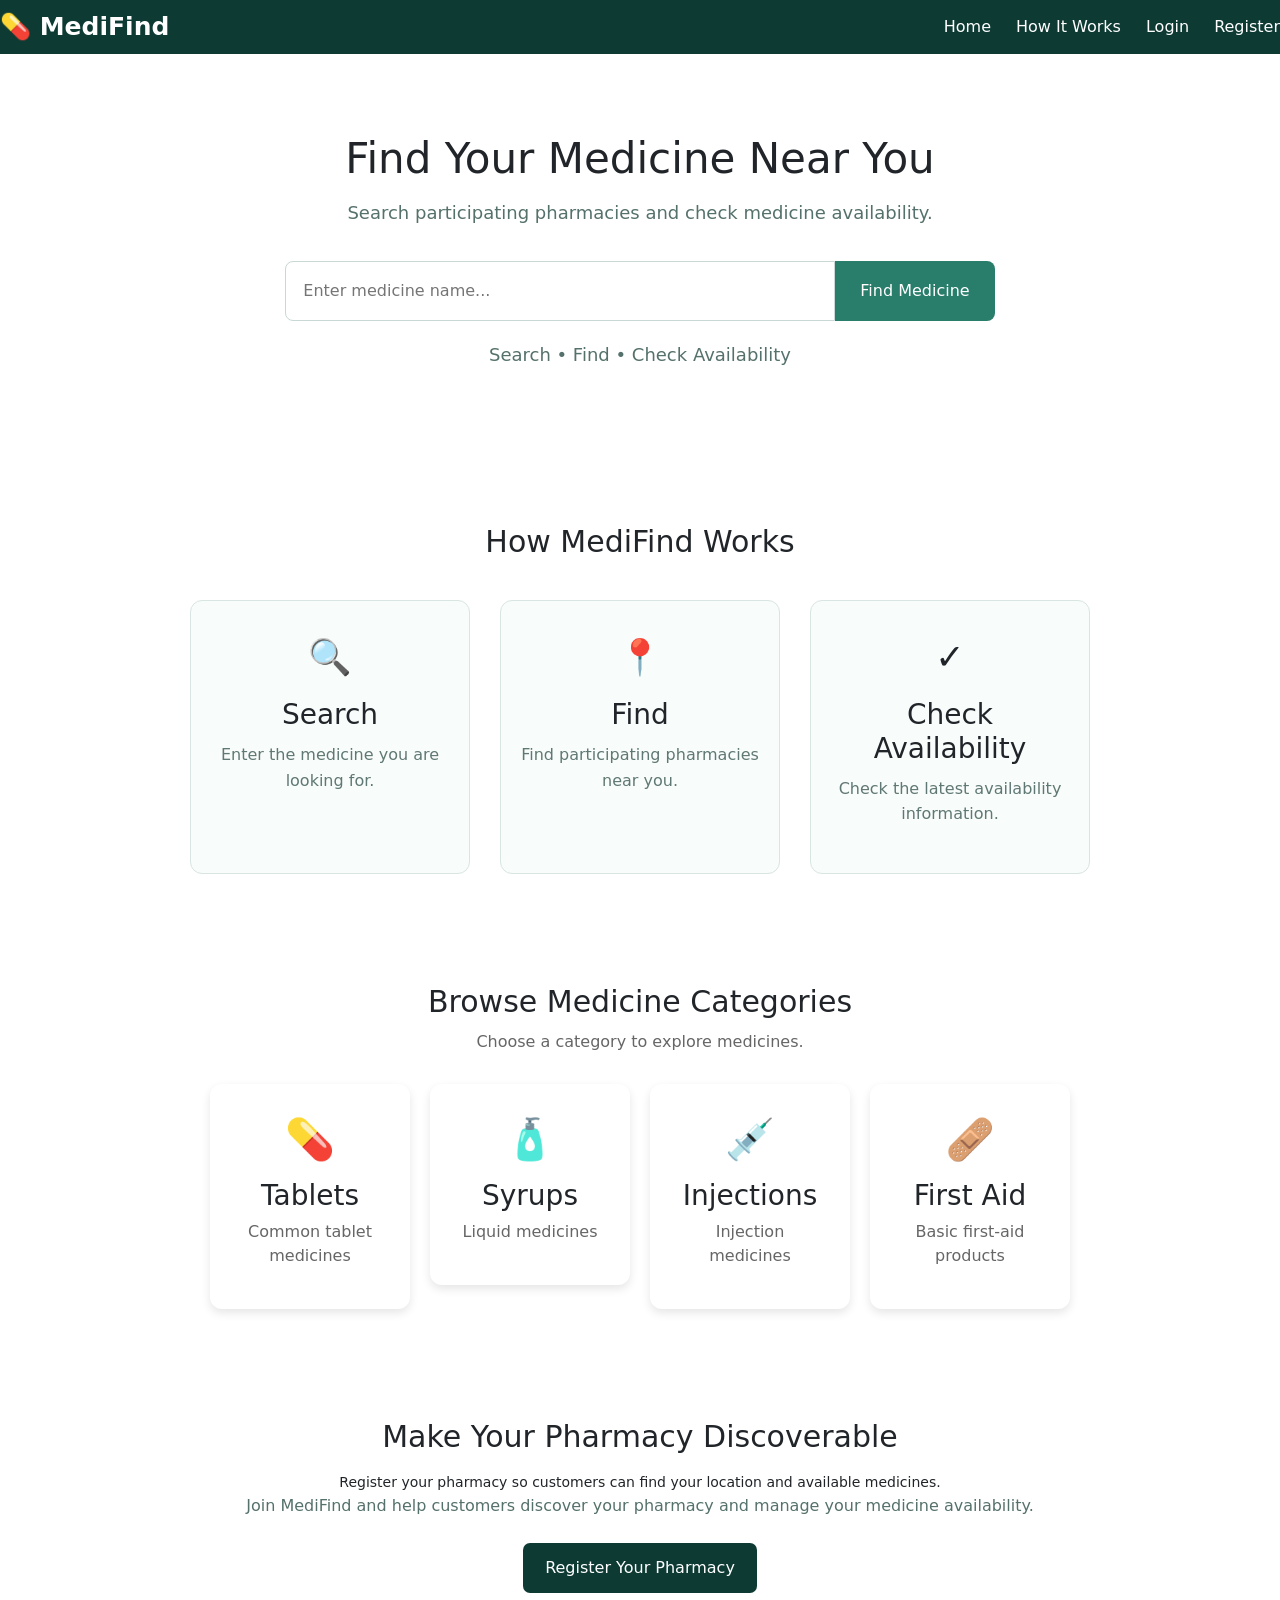
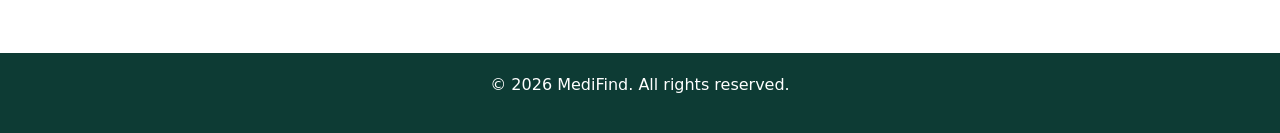
<file: index.html>
<!DOCTYPE html>
<html lang="en">

<head>
    <meta charset="UTF-8">

    <meta name="viewport" content="width=device-width, initial-scale=1.0">

    <title>MediFind - Find Medicines Near You</title>

    <link rel="stylesheet" href="css/style.css">
    <link href="https://cdn.jsdelivr.net/npm/bootstrap@5.3.3/dist/css/bootstrap.min.css"
      rel="stylesheet">
</head>

<body>

    <!-- Navigation Bar -->
    <nav class="navbar">

        <div class="logo">
            💊 MediFind
        </div>

        <div class="nav-links">
            <a href="index.html">Home</a>
            <a href="how-it-works.html">How It Works</a>
            <a href="login.html">Login</a>
            <a href="register.html">Register</a>
        </div>

    </nav>


    <!-- Main Hero Section -->
    <section class="hero">

        <h1>Find Your Medicine Near You</h1>

        <p>
            Search participating pharmacies and check medicine availability.
        </p>

        <!-- Search Box -->
        <div class="search-box">

        <input
        type="text"
        id="medicineInput"
        placeholder="Enter medicine name..."
        >

        <button class="btn btn-success" onclick="searchMedicine()">Find Medicine</button>

        </div>

        <p id="searchMessage"></p>

        <p class="search-note">
            Search • Find • Check Availability
        </p>

    </section>


    <!-- How It Works Section -->
    <section id="how-it-works" class="how-section">

        <h2>How MediFind Works</h2>

        <div class="steps">

            <div class="step">
                <div class="step-icon">🔍</div>
                <h3>Search</h3>
                <p>Enter the medicine you are looking for.</p>
            </div>

            <div class="step">
                <div class="step-icon">📍</div>
                <h3>Find</h3>
                <p>Find participating pharmacies near you.</p>
            </div>

            <div class="step">
                <div class="step-icon">✓</div>
                <h3>Check Availability</h3>
                <p>Check the latest availability information.</p>
            </div>

        </div>

    </section>

    <section class="categories-section">

    <h2>Browse Medicine Categories</h2>

    <p>Choose a category to explore medicines.</p>

    <div class="category-container">

        <a href="#" class="category-link">
        <div class="category-card">
            <div class="category-icon">💊</div>
            <h3>Tablets</h3>
            <p>Common tablet medicines</p>
        </div>
        </a>

        <a href="#" class="category-link">
                    <div class="category-card">
            <div class="category-icon">🧴</div>
            <h3>Syrups</h3>
            <p>Liquid medicines</p>
        </div>
        </a>

         <a href="#" class="category-link">
                    <div class="category-card">
            <div class="category-icon">💉</div>
            <h3>Injections</h3>
            <p>Injection medicines</p>
        </div>
         </a>

        <a href="#" class="category-link">
                    <div class="category-card">
            <div class="category-icon">🩹</div>
            <h3>First Aid</h3>
            <p>Basic first-aid products</p>
        </div>
        </a>


    </div>

</section>


    <!-- Pharmacy Section -->
    <section class="pharmacy-section">

        <h2>Make Your Pharmacy Discoverable</h2>
        <small>Register your pharmacy so customers can find your location and available medicines.</small>
        <p>
            Join MediFind and help customers discover your pharmacy
            and manage your medicine availability.
        </p>

        <a href="register.html" class="pharmacy-button">
            Register Your Pharmacy
        </a>

    </section>


    <!-- Footer -->
    <footer>

        <p>© 2026 MediFind. All rights reserved.</p>

    </footer>
    <script src="js/script.js"></script>
</body>

</html>
</file>
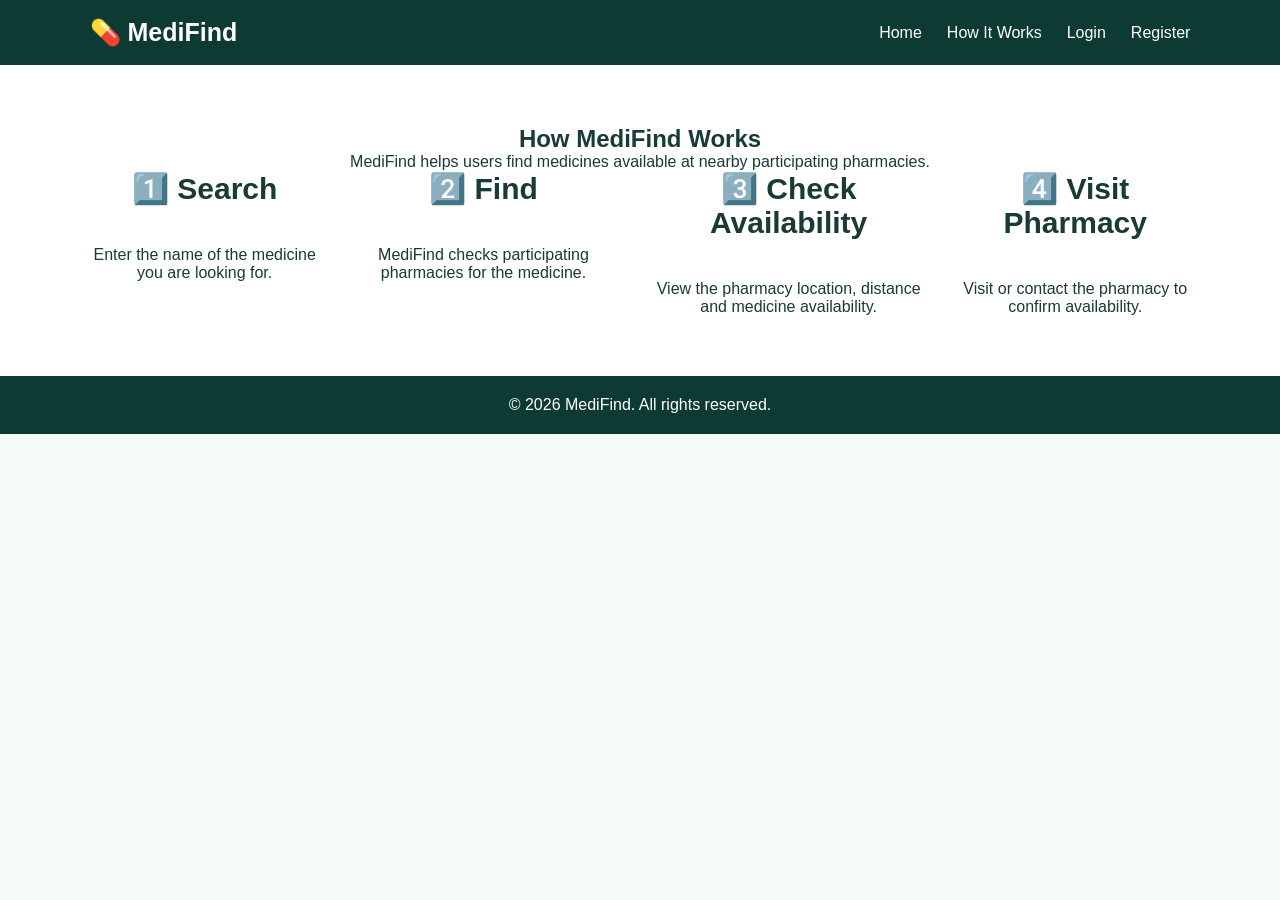
<file: how-it-works.html>
<!DOCTYPE html>
<html lang="en">

<head>

    <meta charset="UTF-8">

    <meta name="viewport"
          content="width=device-width, initial-scale=1.0">

    <title>How It Works - MediFind</title>

    <link rel="stylesheet" href="css/style.css">

</head>

<body>

    <nav class="navbar">

        <div class="logo">
            💊 MediFind
        </div>

        <div class="nav-links">

            <a href="index.html">Home</a>

            <a href="how-it-works.html">How It Works</a>

            <a href="login.html">Login</a>

            <a href="register.html">Register</a>

        </div>

    </nav>


    <section class="how-section">

        <h1>How MediFind Works</h1>

        <p>
            MediFind helps users find medicines available
            at nearby participating pharmacies.
        </p>


        <div class="steps">

            <div class="step-card">

                <h2>1️⃣ Search</h2>

                <p>
                    Enter the name of the medicine
                    you are looking for.
                </p>

            </div>


            <div class="step-card">

                <h2>2️⃣ Find</h2>

                <p>
                    MediFind checks participating
                    pharmacies for the medicine.
                </p>

            </div>


            <div class="step-card">

                <h2>3️⃣ Check Availability</h2>

                <p>
                    View the pharmacy location,
                    distance and medicine availability.
                </p>

            </div>


            <div class="step-card">

                <h2>4️⃣ Visit Pharmacy</h2>

                <p>
                    Visit or contact the pharmacy
                    to confirm availability.
                </p>

            </div>

        </div>

    </section>


    <footer>

        <p>
            © 2026 MediFind. All rights reserved.
        </p>

    </footer>

</body>

</html>
</file>
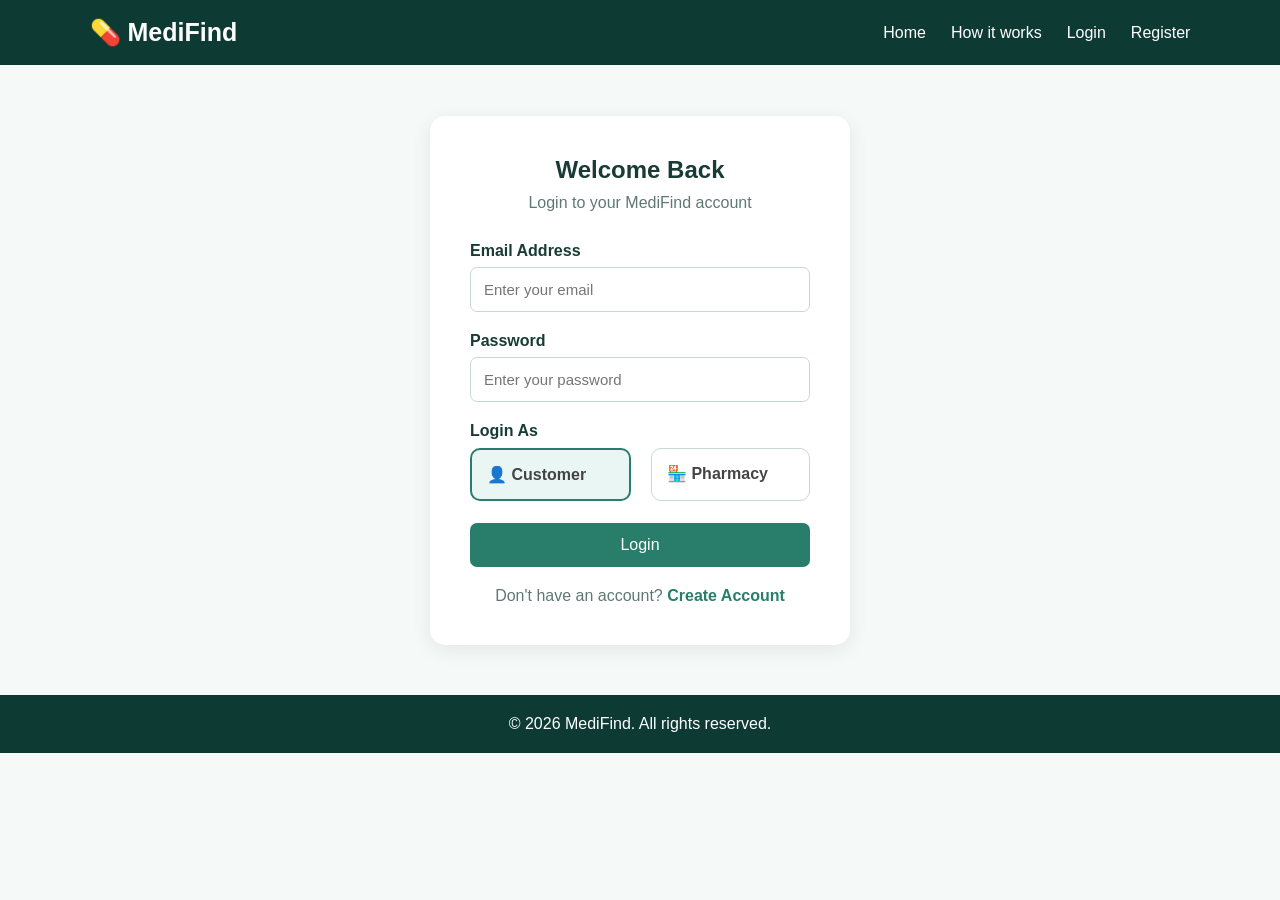
<file: login.html>
<!DOCTYPE html>
<html lang="en">

<head>

    <meta charset="UTF-8">

    <meta name="viewport"
          content="width=device-width, initial-scale=1.0">

    <title>Login - MediFind</title>

    <link rel="stylesheet" href="css/style.css">

</head>

<body>

    <!-- Navigation Bar -->
    <nav class="navbar">

        <div class="logo">
            💊 MediFind
        </div>

        <div class="nav-links">

            <a href="index.html">Home</a>

            <a href="how-it-works.html">How it works</a>

            <a href="login.html">Login</a>

            <a href="register.html">Register</a>

        </div>

    </nav>


    <!-- Login Section -->
    <section class="login-section">

        <div class="login-card">

            <h1>Welcome Back</h1>

            <p class="login-subtitle">
                Login to your MediFind account
            </p>


            <form
                id="loginForm"
                onsubmit="loginUser(event)"
                action="login.php"
                method="post"
            >

                <!-- Email -->
                <label for="email">
                    Email Address
                </label>

                <input
                    type="email"
                    id="email"
                    name="email"
                    placeholder="Enter your email"
                >


                <!-- Password -->
                <label for="password">
                    Password
                </label>

                <input
                    type="password"
                    id="password"
                    name="password"
                    placeholder="Enter your password"
                >


                <!-- Account Type -->
                <label>
                    Login As
                </label>

                <div class="account-type">

                    <label class="account-option">

                        <input
                            type="radio"
                            name="accountType"
                            value="customer"
                            checked
                        >

                        👤 Customer

                    </label>


                    <label class="account-option">

                        <input
                            type="radio"
                            name="accountType"
                            value="pharmacy"
                        >

                        🏪 Pharmacy

                    </label>

                </div>


                <!-- Login Message -->
                <p id="loginMessage"></p>


                <!-- Login Button -->
                <button type="submit">
                    Login
                </button>


                <!-- Register Link -->
                <p class="register-text">

                    Don't have an account?

                    <a href="register.html">
                        Create Account
                    </a>

                </p>

            </form>

        </div>

    </section>


    <!-- Footer -->
    <footer>

        <p>
            © 2026 MediFind. All rights reserved.
        </p>

    </footer>


    <script src="js/script.js"></script>

</body>

</html>
</file>
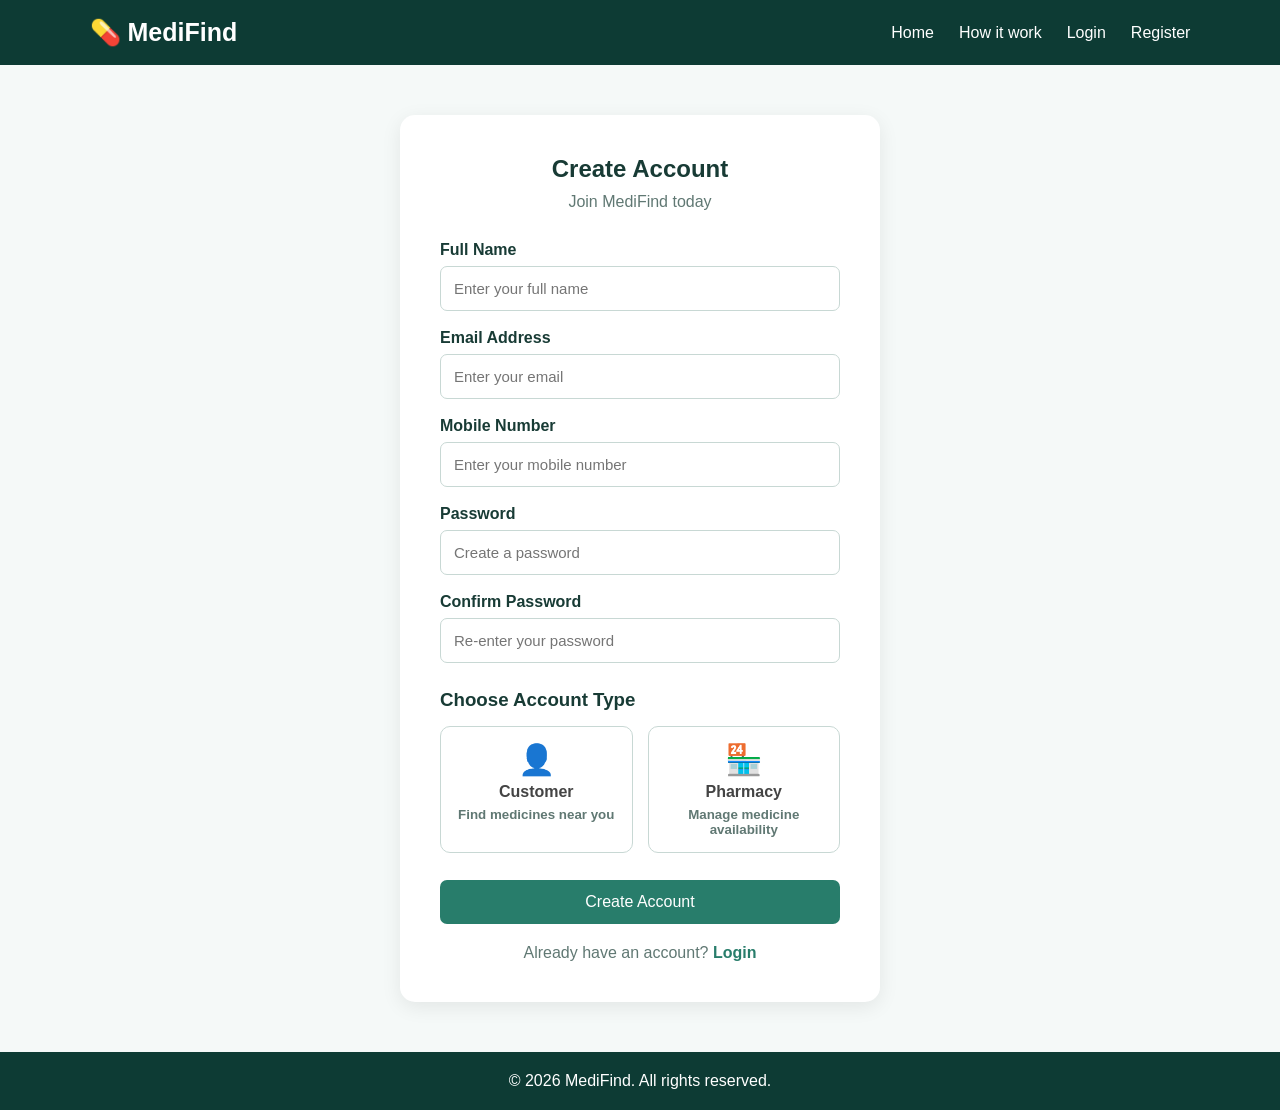
<file: register.html>
<!DOCTYPE html>
<html lang="en">

<head>

    <meta charset="UTF-8">

    <meta name="viewport"
          content="width=device-width, initial-scale=1.0">

    <title>Register - MediFind</title>

    <link rel="stylesheet" href="css/style.css">

</head>

<body>

    <!-- Navigation Bar -->
    <nav class="navbar">

        <div class="logo">
            💊 MediFind
        </div>

        <div class="nav-links">

            <a href="index.html">Home</a>

            <a href="how-it-works.html">How it work</a>

            <a href="login.html">Login</a>

            <a href="register.html">Register</a>

        </div>

    </nav>


    <!-- Registration Section -->
    <section class="register-section">

        <div class="register-card">

            <h1>Create Account</h1>

            <p class="register-subtitle">
                Join MediFind today
            </p>


            <form id="registerForm"
            onsubmit="registerUser(event)" action="register.php" method="post">

                <!-- Full Name -->
                <label for="fullName">Full Name</label>

                <input
                    type="text"
                    id="fullName"
                    name="fullName"
                    placeholder="Enter your full name"
                >

            <div id="pharmacyFields" style="display: none;">

            <label for="pharmacyName">Pharmacy Name</label>

                <input
                type="text"
                id="pharmacyName"
                name="pharmacyName"
                placeholder="Enter pharmacy name"
                >

    <label for="address">Pharmacy Address</label>

    <input
        type="text"
        id="address"
        name="address"
        placeholder="Enter pharmacy address"
    >

</div>


                <!-- Email -->
                <label for="registerEmail">Email Address</label>

                <input
                    type="email"
                    id="registerEmail"
                    name="registerEmail"
                    placeholder="Enter your email"
                >


                <!-- Mobile -->
                <label for="mobile">Mobile Number</label>

                <input
                    type="tel"
                    id="mobile"
                    name="mobile"
                    placeholder="Enter your mobile number"
                >


                <!-- Password -->
                <label for="registerPassword">Password</label>

                <input
                    type="password"
                    id="registerPassword"
                    name="registerPassword"
                    placeholder="Create a password"
                >


                <!-- Confirm Password -->
                <label for="confirmPassword">Confirm Password</label>

                <input
                    type="password"
                    id="confirmPassword"
                    name="confirmPassword"
                    placeholder="Re-enter your password"
                >


                <!-- Account Type -->
                <h3 class="account-title">
                    Choose Account Type
                </h3>


                <div class="account-types">

                    <label class="account-option">

                        <input
                            type="radio"
                            name="accountType"
                            value="customer"
                            onchange="showPharmacyFields()"
                        >

                        <div class="account-content">

                            <span class="account-icon">👤</span>

                            <strong>Customer</strong>

                            <small>
                                Find medicines near you
                            </small>

                        </div>

                    </label>


                    <label class="account-option">

                        <input
                            type="radio"
                            name="accountType"
                            value="pharmacy"
                            onchange="showPharmacyFields()"
                        >

                        <div class="account-content">

                            <span class="account-icon">🏪</span>

                            <strong>Pharmacy</strong>

                            <small>
                                Manage medicine availability
                            </small>

                        </div>

                    </label>

                </div>


                <!-- Message -->
                <p id="registerMessage"></p>


                <button type="submit">
                    Create Account
                </button>


                <p class="login-text">

                    Already have an account?

                    <a href="login.html">
                        Login
                    </a>

                </p>

            </form>

        </div>

    </section>


    <!-- Footer -->
    <footer>

        <p>© 2026 MediFind. All rights reserved.</p>

    </footer>


    <script src="js/script.js"></script>

</body>

</html>
</file>
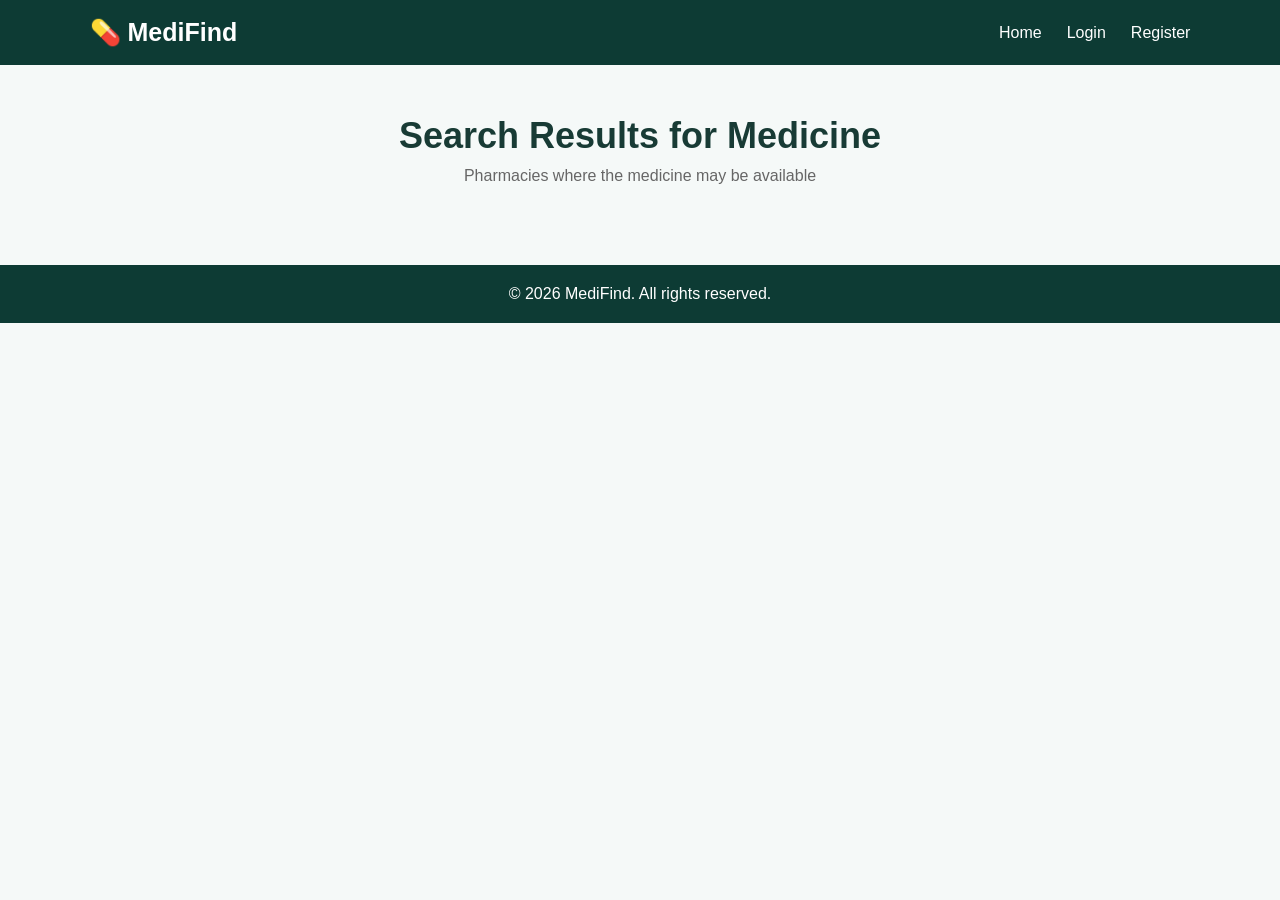
<file: results.html>
<!DOCTYPE html>
<html lang="en">

<head>

    <meta charset="UTF-8">

    <meta name="viewport"
          content="width=device-width, initial-scale=1.0">

    <title>Medicine Results - MediFind</title>

    <link rel="stylesheet" href="css/style.css">

</head>

<body>

    <!-- Navigation Bar -->

    <nav class="navbar">

        <div class="logo">
            💊 MediFind
        </div>

        <div class="nav-links">

            <a href="index.html">Home</a>

            <a href="login.html">Login</a>

            <a href="register.html">Register</a>

        </div>

    </nav>


    <!-- Results Section -->

    <section class="results-section">

    <h1>
        Search Results for
        <span id="searchedMedicine"></span>
    </h1>

    <p class="results-subtitle">
        Pharmacies where the medicine may be available
    </p>

    <div id="medicineResults">

        <!-- JavaScript will add results here -->

    </div>

</section>


    <footer>

        <p>© 2026 MediFind. All rights reserved.</p>

    </footer>


    <script src="js/script.js"></script>

</body>

</html>
</file>
<file: css/style.css>
* {
    margin: 0;
    padding: 0;
    box-sizing: border-box;
}


/* =========================
   WHOLE WEBPAGE
   ========================= */

body {
    font-family: Arial, sans-serif;
    background-color: #f5f9f8;
    color: #183b35;
}


/* =========================
   NAVIGATION BAR
   ========================= */

.navbar {
    background-color: #0d3b34;
    padding: 18px 7%;

    display: flex;
    justify-content: space-between;
    align-items: center;
}


.logo {
    color: white;
    font-size: 25px;
    font-weight: bold;
}


.nav-links {
    display: flex;
    gap: 25px;
}


.nav-links a {
    color: white;
    text-decoration: none;
    font-size: 16px;
}


.nav-links a:hover {
    text-decoration: underline;
}


/* =========================
   MAIN HERO SECTION
   ========================= */

.hero {
    text-align: center;
    padding: 80px 20px;
}


.hero h1 {
    font-size: 42px;
    margin-bottom: 15px;
}


.hero p {
    font-size: 18px;
    color: #55716b;
}


/* =========================
   SEARCH BOX
   ========================= */

.search-box {
    display: flex;
    justify-content: center;
    margin-top: 35px;
}


.search-box input {
    width: 550px;
    padding: 17px;

    border: 1px solid #c8d8d4;
    border-radius: 8px 0 0 8px;

    font-size: 16px;
}


.search-box button {
    padding: 17px 25px;

    border: none;

    background-color: #287d6b;
    color: white;

    font-size: 16px;

    border-radius: 0 8px 8px 0;

    cursor: pointer;
}


.search-box button:hover {
    background-color: #1f6355;
}


.search-note {
    margin-top: 20px;
}


/* =========================
   HOW IT WORKS
   ========================= */

.how-section {
    background-color: white;
    text-align: center;
    padding: 60px 7%;
}


.how-section h2 {
    font-size: 30px;
    margin-bottom: 40px;
}


.steps {
    display: flex;
    justify-content: center;
    gap: 30px;
}


.step {
    width: 280px;

    padding: 30px 20px;

    border: 1px solid #d9e5e2;
    border-radius: 12px;

    background-color: #f8fcfb;
}


.step-icon {
    font-size: 35px;
    margin-bottom: 15px;
}


.step h3 {
    margin-bottom: 10px;
}


.step p {
    color: #607873;
    line-height: 1.6;
}


/* =========================
   PHARMACY SECTION
   ========================= */

.pharmacy-section {
    text-align: center;
    padding: 60px 20px;
}


.pharmacy-section h2 {
    font-size: 30px;
    margin-bottom: 15px;
}


.pharmacy-section p {
    margin-bottom: 25px;
    color: #55716b;
}


.pharmacy-button {
    display: inline-block;

    background-color: #0d3b34;
    color: white;

    padding: 13px 22px;

    border-radius: 7px;

    text-decoration: none;
}


.pharmacy-button:hover {
    background-color: #1f6355;
}


/* =========================
   FOOTER
   ========================= */

footer {
    background-color: #0d3b34;
    color: white;

    text-align: center;

    padding: 20px;
}


/* =========================
   SEARCH MESSAGE
   ========================= */

#searchMessage {
    margin: 15px auto 0;

    width: fit-content;

    padding: 10px 18px;

    border-radius: 8px;

    font-size: 15px;

    font-weight: 500;

    display: none;

    animation: messageAppear 0.3s ease;
}


#searchMessage.warning {
    display: block;

    background-color: #fff4e5;
    color: #9a5b00;

    border: 1px solid #ffd59a;
}


#searchMessage.searching {
    display: block;

    background-color: #eaf6f3;
    color: #176b5b;

    border: 1px solid #b9ded5;
}


@keyframes messageAppear {

    from {
        opacity: 0;
        transform: translateY(-5px);
    }

    to {
        opacity: 1;
        transform: translateY(0);
    }

}


/* =========================
   LOGIN PAGE
   ========================= */

.login-section {
    min-height: 70vh;

    display: flex;
    justify-content: center;
    align-items: center;

    padding: 50px 20px;
}


.login-card {
    width: 420px;

    background-color: white;

    padding: 40px;

    border-radius: 15px;

    box-shadow: 0 5px 20px rgba(0, 0, 0, 0.08);
}


.login-card h1 {
    text-align: center;
    margin-bottom: 10px;
}


.login-subtitle {
    text-align: center;

    color: #607873;

    margin-bottom: 30px;
}


.login-card label {
    display: block;

    margin-bottom: 7px;

    font-weight: bold;
}


.login-card input {
    width: 100%;

    padding: 13px;

    margin-bottom: 20px;

    border: 1px solid #c8d8d4;

    border-radius: 7px;

    font-size: 15px;
}


.login-card input:focus {
    outline: none;

    border-color: #287d6b;
}


.login-card button {
    width: 100%;

    padding: 13px;

    border: none;

    border-radius: 7px;

    background-color: #287d6b;

    color: white;

    font-size: 16px;

    cursor: pointer;
}


.login-card button:hover {
    background-color: #1f6355;
}


.register-text {
    text-align: center;

    margin-top: 20px;

    color: #607873;
}


.register-text a {
    color: #287d6b;

    font-weight: bold;

    text-decoration: none;
}


/* =========================
   REGISTER PAGE
   ========================= */

.register-section {
    min-height: 80vh;

    display: flex;
    justify-content: center;
    align-items: center;

    padding: 50px 20px;
}


.register-card {
    width: 480px;

    background-color: white;

    padding: 40px;

    border-radius: 15px;

    box-shadow: 0 5px 20px rgba(0, 0, 0, 0.08);
}


.register-card h1 {
    text-align: center;

    margin-bottom: 10px;
}


.register-subtitle {
    text-align: center;

    color: #607873;

    margin-bottom: 30px;
}


.register-card label {
    display: block;

    margin-bottom: 7px;

    font-weight: bold;
}


.register-card input[type="text"],
.register-card input[type="email"],
.register-card input[type="tel"],
.register-card input[type="password"] {

    width: 100%;

    padding: 13px;

    margin-bottom: 18px;

    border: 1px solid #c8d8d4;

    border-radius: 7px;

    font-size: 15px;
}


.register-card input:focus {
    outline: none;

    border-color: #287d6b;
}


/* Account Type */

.account-title {
    margin-top: 8px;
    margin-bottom: 15px;
}


.account-types {
    display: flex;

    gap: 15px;

    margin-bottom: 20px;
}


.account-option {
    flex: 1;

    border: 1px solid #c8d8d4;

    border-radius: 10px;

    padding: 15px;

    cursor: pointer;

    margin: 0;
}


.account-option:hover {
    border-color: #287d6b;

    background-color: #f5fbf9;
}


.account-option input[type="radio"] {
    display: none;
}


.account-option:has(input:checked) {
    border: 2px solid #287d6b;

    background-color: #eaf6f3;
}


.account-content {
    display: flex;

    flex-direction: column;

    align-items: center;

    text-align: center;

    gap: 6px;
}


.account-icon {
    font-size: 30px;
}


.account-content strong {
    font-size: 16px;
}


.account-content small {
    color: #607873;
}


/* Register button */

.register-card button {
    width: 100%;

    padding: 13px;

    border: none;

    border-radius: 7px;

    background-color: #287d6b;

    color: white;

    font-size: 16px;

    cursor: pointer;
}


.register-card button:hover {
    background-color: #1f6355;
}


/* Register message */

#registerMessage {
    text-align: center;

    margin-bottom: 15px;

    font-size: 14px;
}


/* Login link */

.login-text {
    text-align: center;

    margin-top: 20px;

    color: #607873;
}


.login-text a {
    color: #287d6b;

    font-weight: bold;

    text-decoration: none;
}


/* =========================
   LOGIN VALIDATION
   ========================= */

#loginMessage {
    text-align: center;

    margin-bottom: 15px;

    font-size: 14px;
}


.login-warning {
    color: #9a5b00;

    background-color: #fff4e5;

    border: 1px solid #ffd59a;

    padding: 10px;

    border-radius: 7px;
}


.login-success {
    color: #176b5b;

    background-color: #eaf6f3;

    border: 1px solid #b9ded5;

    padding: 10px;

    border-radius: 7px;
}


/* =========================
   MEDICINE SEARCH RESULTS
   ========================= */

.results-section {
    width: 90%;

    max-width: 1000px;

    margin: 50px auto;

    text-align: center;
}


.results-section h1 {
    font-size: 36px;

    margin-bottom: 10px;
}


.results-subtitle {
    color: #666;

    margin-bottom: 30px;
}


#medicineResults {
    display: grid;

    gap: 20px;
}


.pharmacy-card {
    background: white;

    padding: 25px;

    border-radius: 15px;

    text-align: left;

    box-shadow: 0 5px 20px rgba(0, 0, 0, 0.08);

    border: 1px solid #e5e5e5;
}


.pharmacy-card h2 {
    margin-top: 0;

    font-size: 20px;
}


.pharmacy-card h3 {
    margin-bottom: 10px;
}


.pharmacy-card p {
    color: #555;

    margin: 8px 0;
}


.pharmacy-card .status {
    font-weight: bold;
}


.pharmacy-card button {
    margin-top: 15px;

    padding: 10px 18px;

    border: none;

    border-radius: 8px;

    cursor: pointer;

    background-color: #176b5b;

    color: white;
}


.pharmacy-card button:hover {
    opacity: 0.85;
}


/* =========================
   CATEGORIES
   ========================= */

.categories-section {
    text-align: center;

    padding: 50px 20px;
}


.categories-section h2 {
    font-size: 30px;

    margin-bottom: 10px;
}


.categories-section p {
    color: #666;
}


.category-container {
    display: flex;

    justify-content: center;

    gap: 20px;

    flex-wrap: wrap;

    margin-top: 30px;
}


.category-card {
    width: 200px;

    padding: 25px;

    background-color: white;

    border-radius: 12px;

    box-shadow: 0 4px 10px rgba(0, 0, 0, 0.1);

    transition: 0.3s;
}


.category-card:hover {
    transform: translateY(-5px);
}


.category-icon {
    font-size: 40px;

    margin-bottom: 10px;
}


.category-card h3 {
    margin-bottom: 8px;
}


.category-container a {
    text-decoration: none;

    color: inherit;
}


/* =========================
   TABLET PAGE
   ========================= */

.tablet-page {
    text-align: center;

    padding: 50px 20px;
}


.tablet-page h1 {
    font-size: 35px;

    margin-bottom: 10px;
}


.tablet-page p {
    color: #666;

    font-size: 18px;
}


.back-home {
    display: inline-block;

    margin-top: 20px;

    text-decoration: none;

    background-color: #0f4c45;

    color: white;

    padding: 10px 20px;

    border-radius: 6px;
}


/* =========================
   GENERAL MEDICINE CARDS
   ========================= */

.medicine-card {
    width: 220px;

    padding: 20px;

    background-color: white;

    border-radius: 12px;

    box-shadow: 0 4px 10px rgba(0, 0, 0, 0.1);
}


.medicine-card h3 {
    color: #333;
}


.medicine-card p {
    color: #666;
}


/* ==================================================
   PHARMACY DASHBOARD
   ================================================== */


/* Top dashboard navbar */

.dashboard-navbar {
    min-height: 70px;

    background-color: #0f4c45;

    color: white;

    display: flex;

    justify-content: space-between;

    align-items: center;

    padding: 0 40px;
}


.dashboard-logo {
    font-size: 25px;

    font-weight: bold;
}


.pharmacy-user {
    font-size: 17px;
}


/* Dashboard main container */

.dashboard-container {
    display: flex;

    min-height: 650px;

    background-color: #f5f7f7;
}


/* Sidebar */

.dashboard-sidebar {
    width: 230px;

    flex-shrink: 0;

    background-color: white;

    padding: 30px 15px;

    box-shadow: 2px 0 8px rgba(0, 0, 0, 0.08);
}


.dashboard-sidebar h3 {
    text-align: center;

    margin-bottom: 25px;

    color: #0f4c45;
}


.dashboard-sidebar a {
    display: block;

    padding: 14px 18px;

    margin-bottom: 8px;

    text-decoration: none;

    color: #444;

    border-radius: 8px;
}


.dashboard-sidebar a:hover,
.dashboard-sidebar a.active {
    background-color: #e3f3f0;

    color: #0f4c45;
}


/* Dashboard content */

.dashboard-main {
    flex: 1;

    min-width: 0;

    padding: 35px;
}


/* Welcome */

.welcome-box {
    background-color: white;

    padding: 25px;

    border-radius: 12px;

    box-shadow: 0 4px 12px rgba(0, 0, 0, 0.08);

    margin-bottom: 25px;
}


.welcome-box h1 {
    color: #0f4c45;

    margin-bottom: 8px;
}


.welcome-box p {
    color: #666;
}


/* =========================
   DASHBOARD STATISTICS
   ========================= */

.dashboard-stats {
    display: grid;

    grid-template-columns: repeat(4, 1fr);

    gap: 20px;

    margin-bottom: 25px;
}


.stat-card {
    background-color: white;

    padding: 20px;

    border-radius: 12px;

    display: flex;

    align-items: center;

    gap: 15px;

    box-shadow: 0 4px 12px rgba(0, 0, 0, 0.08);
}


.stat-icon {
    font-size: 35px;
}


.stat-card h3 {
    font-size: 15px;

    color: #666;

    margin: 0 0 5px;
}


.stat-card p {
    font-size: 25px;

    font-weight: bold;

    color: #0f4c45;

    margin: 0;
}


/* =========================
   MEDICINE MANAGEMENT
   ========================= */

.medicine-management {
    background-color: white;

    padding: 25px;

    border-radius: 12px;

    display: flex;

    justify-content: space-between;

    align-items: center;

    gap: 20px;

    margin-bottom: 20px;

    box-shadow: 0 4px 12px rgba(0, 0, 0, 0.08);
}


.medicine-management h2 {
    color: #0f4c45;

    margin-bottom: 8px;
}


.medicine-management p {
    color: #666;
}


/* Add medicine button */

.add-medicine-btn {
    display: inline-block;

    background-color: #0f4c45;

    color: white;

    border: none;

    padding: 12px 20px;

    border-radius: 7px;

    cursor: pointer;

    font-size: 15px;

    text-decoration: none;

    white-space: nowrap;
}


.add-medicine-btn:hover {
    background-color: #083832;
}


/* ==================================================
   YOUR MEDICINES SECTION
   ================================================== */


/*
   IMPORTANT:
   Only ONE .medicine-list exists now.
   This prevents the old flex layout
   from affecting the dashboard.
*/

.medicine-list {
    width: 100%;

    background-color: white;

    padding: 25px;

    border-radius: 12px;

    box-shadow: 0 4px 12px rgba(0, 0, 0, 0.08);
}


.medicine-list > h2 {
    color: #0f4c45;

    margin-bottom: 20px;

    font-size: 25px;
}


/* Individual medicine */

.medicine-item {
    width: 100%;

    min-height: 120px;

    display: flex;

    justify-content: space-between;

    align-items: center;

    gap: 25px;

    padding: 20px;

    margin-bottom: 15px;

    background-color: #fbfdfd;

    border: 1px solid #dce8e5;

    border-radius: 12px;

    transition: 0.2s;
}


.medicine-item:last-child {
    margin-bottom: 0;
}


.medicine-item:hover {
    border-color: #a9ccc4;

    box-shadow: 0 4px 12px rgba(15, 76, 69, 0.08);

    transform: translateY(-2px);
}


/* Medicine information */

.medicine-item > div:first-child {
    flex: 1;

    min-width: 0;
}


.medicine-item h3 {
    margin-bottom: 8px;

    color: #183b35;

    font-size: 20px;
}


.medicine-item p {
    margin: 5px 0;

    color: #666;

    font-size: 15px;

    line-height: 1.5;
}


/* Medicine status */

.medicine-status {
    flex-shrink: 0;

    padding: 9px 18px;

    border-radius: 25px;

    background-color: #e3f3f0;

    color: #0f4c45;

    font-weight: bold;

    font-size: 14px;

    text-align: center;

    min-width: 120px;
}


/* Available status */

.medicine-status.available {
    background-color: #e3f7ed;

    color: #147a4b;
}


/* Limited stock status */

.medicine-status.limited {
    background-color: #fff4df;

    color: #a56300;
}


/* Out of stock status */

.medicine-status.out {
    background-color: #fde8e8;

    color: #b42318;
}


/* =========================
   EMPTY MEDICINE
   ========================= */

.empty-medicine {
    background-color: white;

    text-align: center;

    padding: 50px 20px;

    border-radius: 12px;

    box-shadow: 0 4px 12px rgba(0, 0, 0, 0.08);
}


.empty-icon {
    font-size: 50px;

    margin-bottom: 10px;
}


.empty-medicine h2 {
    color: #333;

    margin-bottom: 10px;
}


.empty-medicine p {
    color: #777;

    margin-bottom: 20px;
}


/* ==================================================
   DASHBOARD MOBILE
   ================================================== */

@media (max-width: 1000px) {

    .dashboard-stats {
        grid-template-columns: repeat(2, 1fr);
    }

}


@media (max-width: 700px) {

    /* Navbar */

    .navbar {
        flex-direction: column;

        gap: 15px;
    }


    .nav-links {
        gap: 12px;

        flex-wrap: wrap;

        justify-content: center;
    }


    /* Hero */

    .hero h1 {
        font-size: 32px;
    }


    /* Search */

    .search-box {
        flex-direction: column;

        align-items: center;
    }


    .search-box input {
        width: 90%;

        border-radius: 8px;
    }


    .search-box button {
        margin-top: 10px;

        border-radius: 8px;
    }


    /* Steps */

    .steps {
        flex-direction: column;

        align-items: center;
    }


    .step {
        width: 90%;
    }


    /* Login */

    .login-card {
        width: 100%;

        max-width: 420px;

        padding: 30px 25px;
    }


    /* Register */

    .register-card {
        width: 100%;

        padding: 30px 25px;
    }


    .account-types {
        flex-direction: column;
    }


    /* Dashboard navbar */

    .dashboard-navbar {
        padding: 15px 20px;

        flex-direction: column;

        gap: 8px;

        text-align: center;
    }


    /* Dashboard layout */

    .dashboard-container {
        flex-direction: column;
    }


    .dashboard-sidebar {
        width: 100%;

        padding: 15px;
    }


    .dashboard-sidebar h3 {
        margin-bottom: 12px;
    }


    .dashboard-sidebar a {
        padding: 10px 15px;

        margin-bottom: 5px;
    }


    .dashboard-main {
        padding: 20px;
    }


    /* Dashboard stats */

    .dashboard-stats {
        grid-template-columns: 1fr;
    }


    /* Medicine management */

    .medicine-management {
        flex-direction: column;

        align-items: flex-start;
    }


    .medicine-management .add-medicine-btn {
        width: 100%;

        text-align: center;
    }


    /* Medicine item */

    .medicine-item {
        flex-direction: column;

        align-items: flex-start;
    }


    .medicine-status {
        width: 100%;
    }


    /* Results */

    .results-section {
        width: 95%;
    }

}


/* =========================
   VERY SMALL SCREEN
   ========================= */

@media (max-width: 450px) {

    .dashboard-main {
        padding: 12px;
    }


    .medicine-list {
        padding: 15px;
    }


    .medicine-item {
        padding: 15px;
    }


    .medicine-item h3 {
        font-size: 18px;
    }


    .welcome-box {
        padding: 20px;
    }


    .stat-card {
        padding: 15px;
    }

}

.edit-medicine-btn {

    display: inline-block;

    margin-top: 10px;

    padding: 8px 15px;

    background-color: #287d6b;

    color: white;

    text-decoration: none;

    border-radius: 7px;

    font-size: 14px;

}


.edit-medicine-btn:hover {

    background-color: #1f6355;

}

.edit-medicine-btn {
    display: inline-block;
    margin-top: 10px;
    padding: 8px 14px;
    background-color: #287d6b;
    color: white;
    text-decoration: none;
    border-radius: 6px;
    font-size: 14px;
}

.edit-medicine-btn:hover {
    background-color: #1f6355;
}


.delete-medicine-btn {
    display: inline-block;
    margin-top: 10px;
    margin-left: 5px;
    padding: 8px 14px;
    background-color: #c0392b;
    color: white;
    text-decoration: none;
    border-radius: 6px;
    font-size: 14px;
}

.delete-medicine-btn:hover {
    background-color: #a93226;
}

/* ============================= */
/* Search Result Availability */
/* ============================= */

.pharmacy-card .status {
    display: inline-block;
    padding: 6px 12px;
    border-radius: 20px;
    font-weight: bold;
    font-size: 14px;
}

/* Available */

.pharmacy-card .status.available {
    background-color: #e3f7ed;
    color: #16734b;
    border: 1px solid #a9dfc5;
}


/* Limited Stock */

.pharmacy-card .status.limited {
    background-color: #fff4e5;
    color: #9a5b00;
    border: 1px solid #ffd59a;
}


/* Out of Stock */

.pharmacy-card .status.out {
    background-color: #fdeaea;
    color: #a33a3a;
    border: 1px solid #f1b5b5;
}

/* ============================= */
/* Result Search Box */
/* ============================= */

.result-search-box {
    display: flex;
    justify-content: center;
    margin: 25px auto 35px;
    max-width: 650px;
}

.result-search-box input {
    flex: 1;
    padding: 14px 16px;
    border: 1px solid #c8d8d4;
    border-radius: 8px 0 0 8px;
    font-size: 16px;
}

.result-search-box input:focus {
    outline: none;
    border-color: #287d6b;
}

.result-search-box button {
    padding: 14px 22px;
    border: none;
    background-color: #287d6b;
    color: white;
    border-radius: 0 8px 8px 0;
    cursor: pointer;
    font-size: 16px;
}

.result-search-box button:hover {
    background-color: #1f6355;
}


@media (max-width: 600px) {

    .result-search-box {
        flex-direction: column;
        width: 90%;
    }

    .result-search-box input {
        border-radius: 8px;
    }

    .result-search-box button {
        margin-top: 10px;
        border-radius: 8px;
    }

}

/* ============================= */
/* Medicines Dashboard */
/* ============================= */

.medicine-list-dashboard {
    display: flex;
    flex-direction: column;
    gap: 20px;
    margin-top: 25px;
}

.dashboard-medicine-card {
    background: white;
    border-radius: 15px;
    padding: 25px;
    display: flex;
    align-items: center;
    gap: 20px;
    box-shadow: 0 4px 12px rgba(0, 0, 0, 0.08);
}

.medicine-card-icon {
    font-size: 45px;
    min-width: 60px;
    text-align: center;
}

.medicine-card-info h2 {
    margin: 0 0 10px;
    color: #164e4a;
}

.medicine-card-info p {
    margin: 7px 0;
    color: #666;
}

.status-available {
    color: #198754;
    font-weight: bold;
}

.status-limited {
    color: #d68b00;
    font-weight: bold;
}

.status-out {
    color: #dc3545;
    font-weight: bold;
}

/* ============================= */
/* Availability Page */
/* ============================= */

.availability-section {
    margin-top: 25px;
}

.availability-header {
    background: white;
    padding: 25px;
    border-radius: 15px;
    display: flex;
    justify-content: space-between;
    align-items: center;
    margin-bottom: 20px;
}

.availability-header h2 {
    margin: 0 0 8px;
    color: #164e4a;
}

.availability-header p {
    margin: 0;
    color: #777;
}

.availability-list {
    display: flex;
    flex-direction: column;
    gap: 15px;
}

.availability-card {
    background: white;
    padding: 22px;
    border-radius: 15px;
    display: flex;
    align-items: center;
    gap: 20px;
    box-shadow: 0 4px 12px rgba(0, 0, 0, 0.08);
}

.availability-icon {
    font-size: 40px;
}

.availability-info {
    flex: 1;
}

.availability-info h2 {
    margin: 0 0 7px;
    color: #164e4a;
}

.availability-info p {
    margin: 0;
    color: #777;
}

.availability-status {
    font-size: 16px;
}

.map-button {
    display: inline-block;
    margin-top: 12px;
    padding: 10px 16px;
    background-color: #0f4c45;
    color: white;
    text-decoration: none;
    border-radius: 8px;
    font-size: 14px;
}

.map-button:hover {
    background-color: #176b61;
    transform: translateY(-2px);
    transition: 0.3s;
}

/* Login Account Type */

.account-type {
    display: flex;
    gap: 20px;
    margin-top: 8px;
    margin-bottom: 15px;
}

.account-option {
    display: flex;
    align-items: center;
    gap: 6px;
    color: #444;
    cursor: pointer;
    font-weight: normal;
}

.account-option input {
    width: auto;
    margin: 0;
}
</file>
